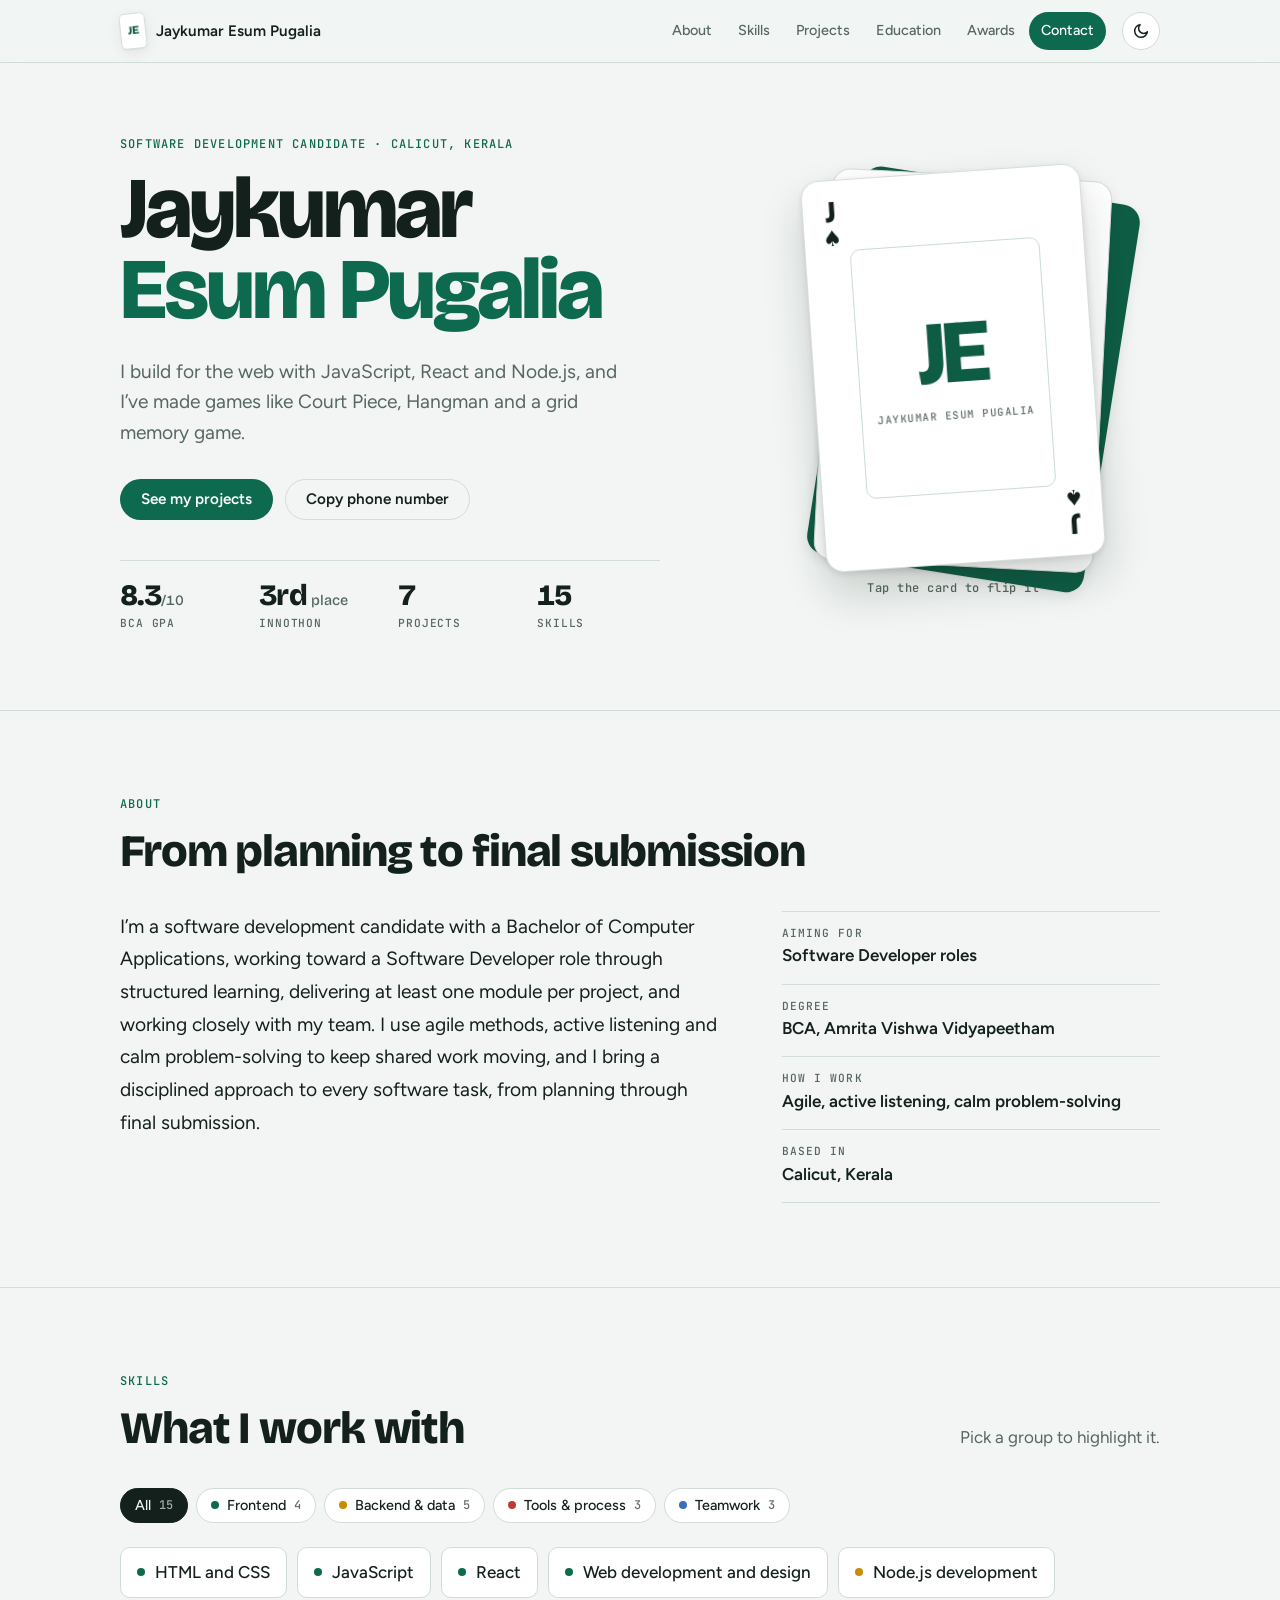
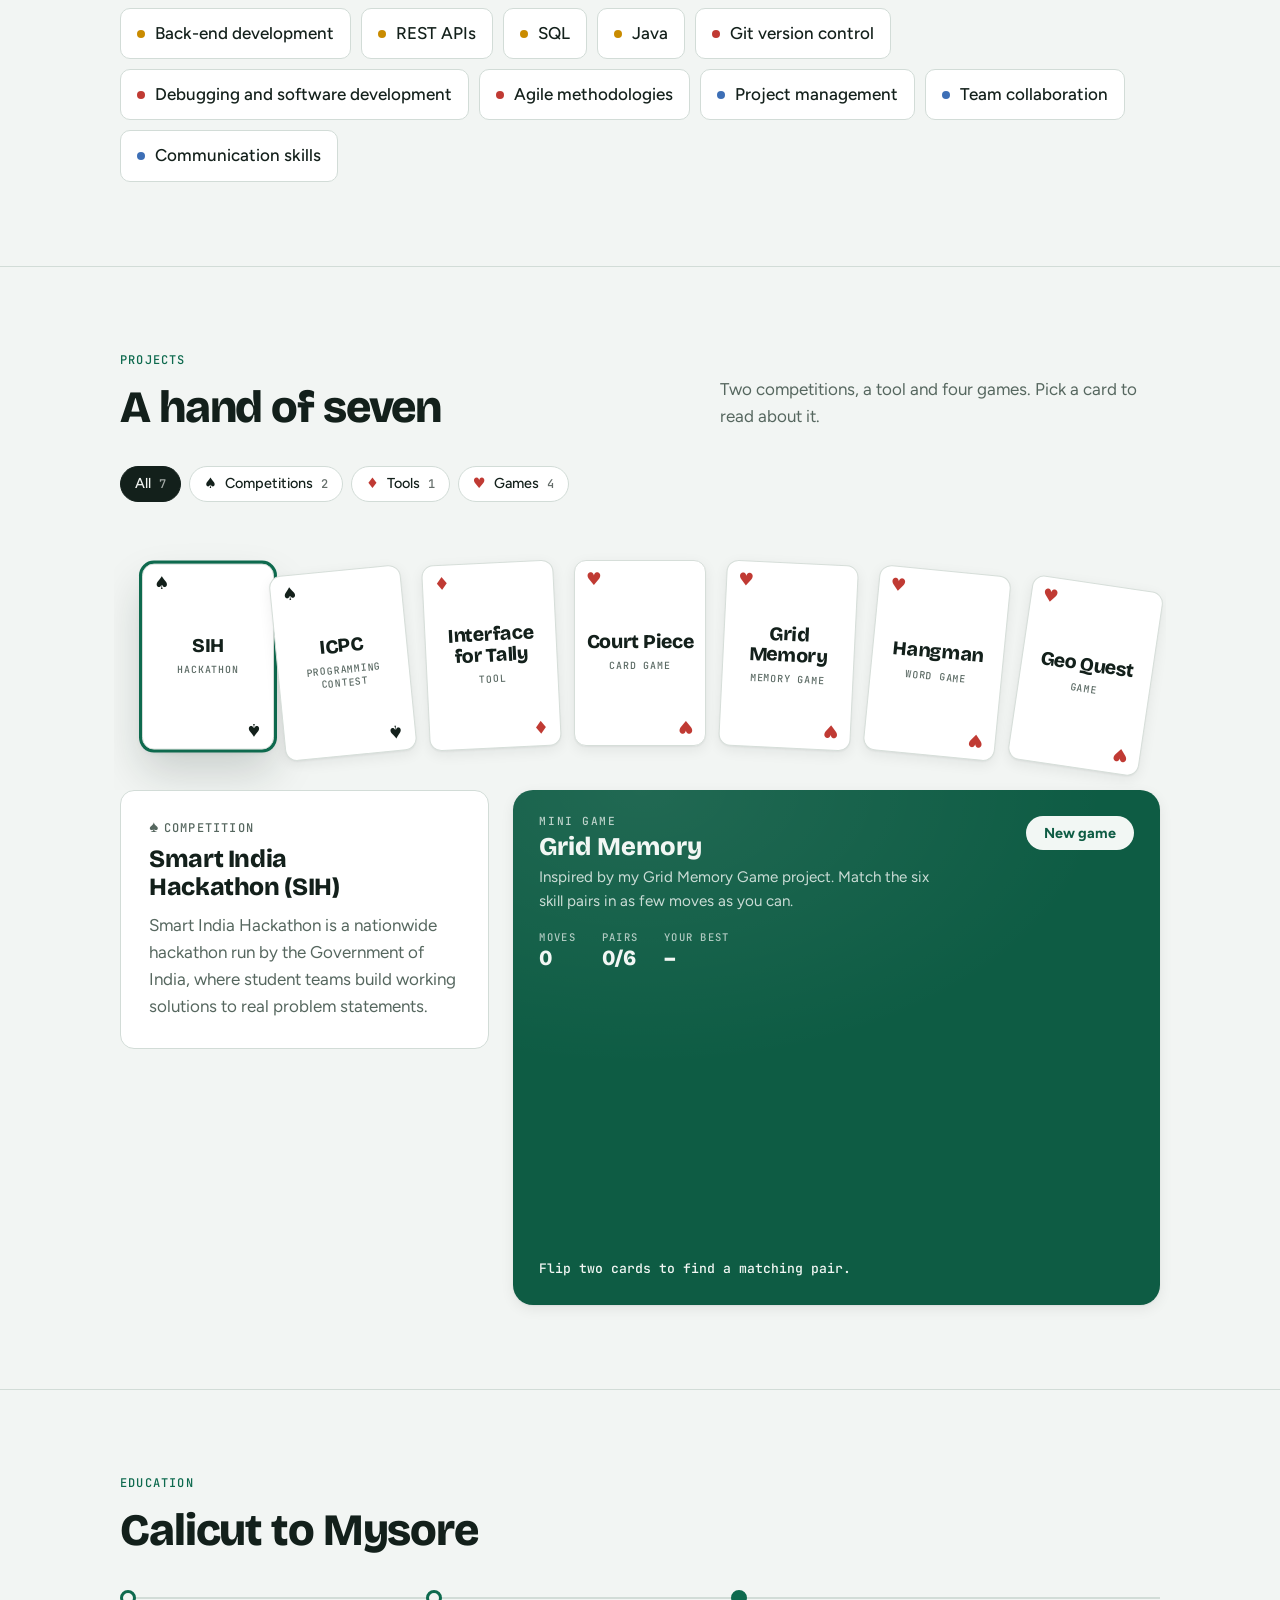
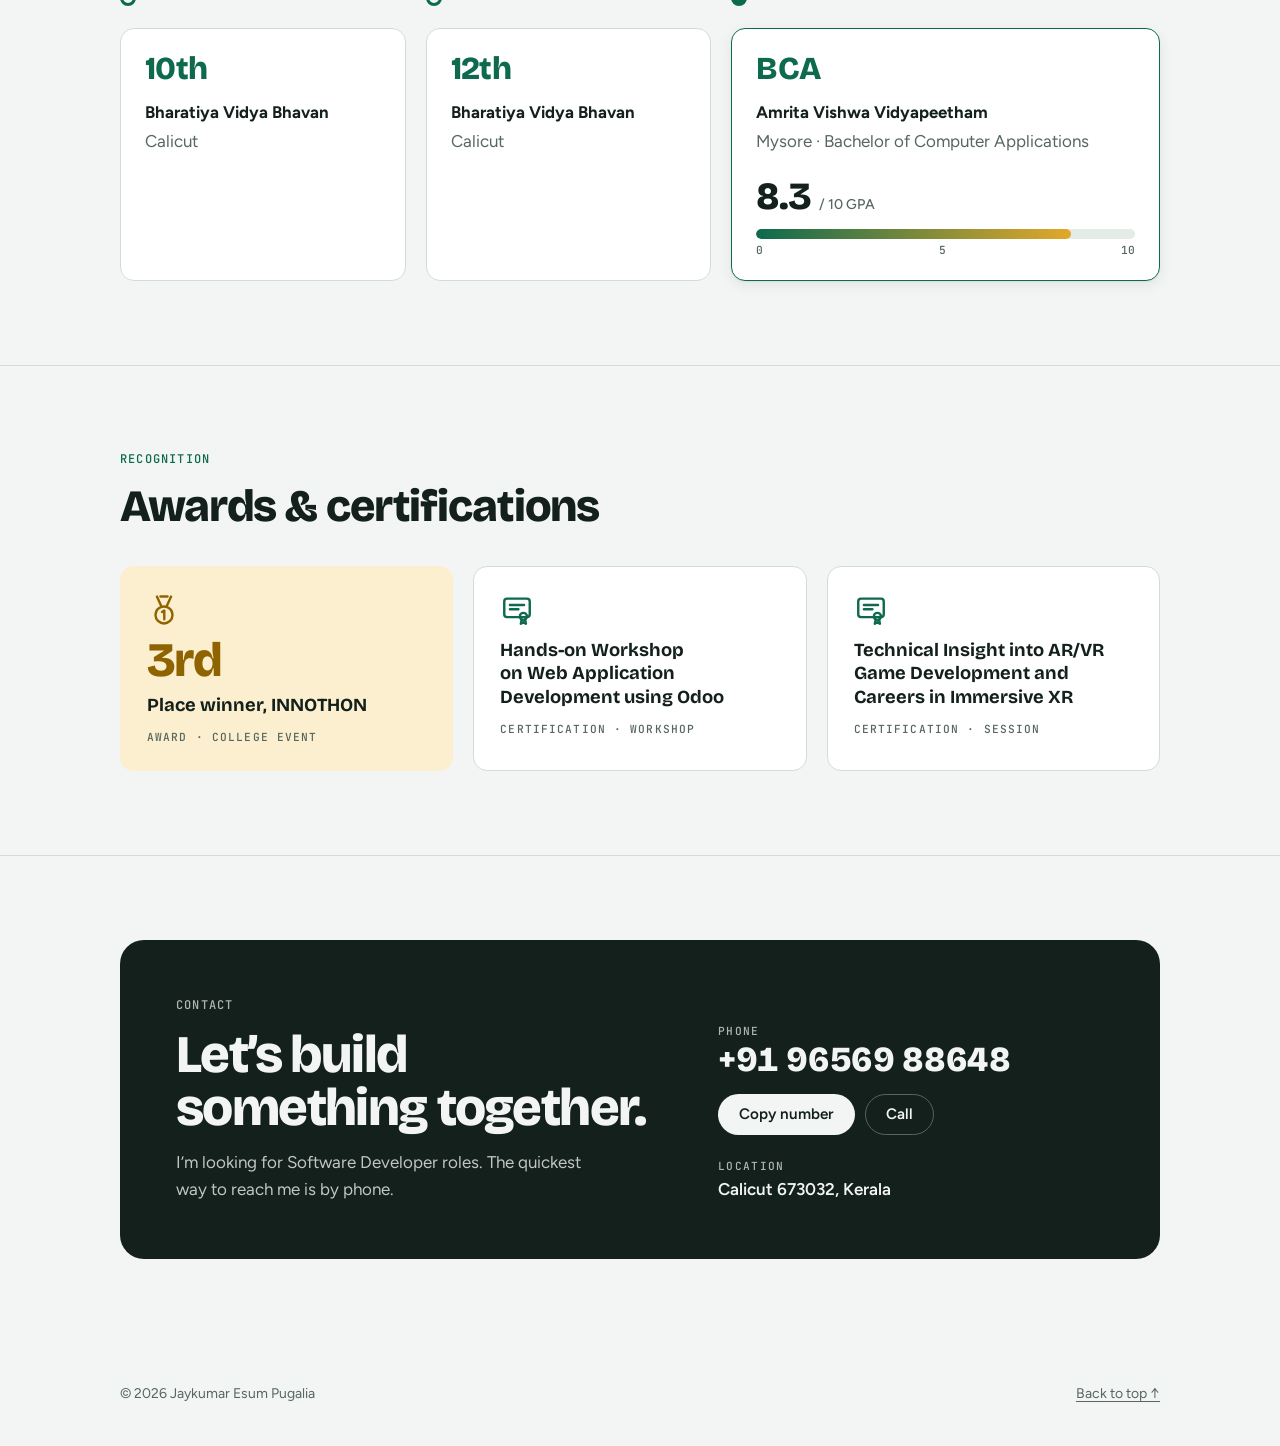
<file: module-1-ec2/index.html>
<!DOCTYPE html>
<html lang="en">
<head>
	<meta charset="UTF-8">
	<meta name="viewport" content="width=device-width, initial-scale=1, viewport-fit=cover">
	<title>Jaykumar Esum Pugalia</title>
	<meta name="description" content="Resume of Jaykumar Esum Pugalia, software development candidate with a Bachelor of Computer Applications from Amrita Vishwa Vidyapeetham.">
	<link rel="preconnect" href="https://fonts.googleapis.com">
	<link rel="preconnect" href="https://fonts.gstatic.com" crossorigin>
	<link rel="stylesheet" href="https://fonts.googleapis.com/css2?family=Bricolage+Grotesque:opsz,wght@12..96,400..800&family=Figtree:wght@400;500;600;700&family=JetBrains+Mono:wght@400;500;600&display=swap">
	<script id="theme-init">try{var t=localStorage.getItem('jep-theme');if(t==='dark'||t==='light')document.documentElement.setAttribute('data-theme',t)}catch(e){}</script>
	<link rel="stylesheet" href="style.css">
</head>
<body>
<!--BODY-->
<a class="skip" href="#main">Skip to content</a>

<header class="nav" id="top">
	<div class="wrap nav-inner">
		<a class="brand" href="#main" aria-label="Back to top">
			<span class="brand-card" aria-hidden="true">JE</span>
			<span class="brand-name">Jaykumar Esum Pugalia</span>
		</a>
		<nav class="nav-links" id="nav-links" aria-label="Sections">
			<a href="#about">About</a>
			<a href="#skills">Skills</a>
			<a href="#projects">Projects</a>
			<a href="#education">Education</a>
			<a href="#awards">Awards</a>
			<a href="#contact">Contact</a>
		</nav>
		<button class="theme-btn" id="theme-btn" type="button" aria-label="Switch color theme"></button>
	</div>
</header>

<main id="main">

	<!-- Hero -->
	<section class="hero wrap" aria-labelledby="hero-name">
		<div class="hero-text">
			<p class="eyebrow">Software development candidate &middot; Calicut, Kerala</p>
			<h1 id="hero-name"><span>Jaykumar</span> <span class="h1-soft">Esum Pugalia</span></h1>
			<p class="lead">I build for the web with JavaScript, React and Node.js, and I&rsquo;ve made games like Court Piece, Hangman and a grid memory game.</p>
			<div class="hero-actions">
				<a class="btn btn-primary" href="#projects">See my projects</a>
				<button class="btn btn-ghost" type="button" data-copy="+919656988648">Copy phone number</button>
			</div>
			<dl class="facts">
				<div><dt>BCA GPA</dt><dd>8.3<small>/10</small></dd></div>
				<div><dt>INNOTHON</dt><dd>3rd<small> place</small></dd></div>
				<div><dt>Projects</dt><dd>7</dd></div>
				<div><dt>Skills</dt><dd>15</dd></div>
			</dl>
		</div>

		<div class="hero-card-wrap" id="card-wrap">
			<div class="card-stack">
				<button class="pcard" id="pcard" type="button" aria-pressed="false" aria-label="Profile card. Flip it to see quick stats.">
					<span class="pcard-inner">
						<span class="pcard-face pcard-front">
							<span class="idx idx-tl" aria-hidden="true"><b>J</b><i>&spades;</i></span>
							<span class="pcard-mono">JE</span>
							<span class="pcard-sub">Jaykumar Esum Pugalia</span>
							<span class="idx idx-br" aria-hidden="true"><b>J</b><i>&spades;</i></span>
						</span>
						<span class="pcard-face pcard-back">
							<span class="back-title">Quick stats</span>
							<span class="stat"><small>Degree</small>BCA</span>
							<span class="stat"><small>GPA</small>8.3 / 10</span>
							<span class="stat"><small>Best finish</small>3rd, INNOTHON</span>
							<span class="stat"><small>Home</small>Calicut</span>
						</span>
					</span>
				</button>
			</div>
			<p class="hint">Tap the card to flip it</p>
		</div>
	</section>

	<!-- About -->
	<section class="section" id="about" aria-labelledby="about-h">
		<div class="wrap">
			<div class="section-head">
				<div>
					<p class="eyebrow">About</p>
					<h2 id="about-h">From planning to final submission</h2>
				</div>
			</div>
			<div class="about-grid">
				<p class="prose">I&rsquo;m a software development candidate with a Bachelor of Computer Applications, working toward a Software Developer role through structured learning, delivering at least one module per project, and working closely with my team. I use agile methods, active listening and calm problem-solving to keep shared work moving, and I bring a disciplined approach to every software task, from planning through final submission.</p>
				<dl class="info">
					<div><dt>Aiming for</dt><dd>Software Developer roles</dd></div>
					<div><dt>Degree</dt><dd>BCA, Amrita Vishwa Vidyapeetham</dd></div>
					<div><dt>How I work</dt><dd>Agile, active listening, calm problem-solving</dd></div>
					<div><dt>Based in</dt><dd>Calicut, Kerala</dd></div>
				</dl>
			</div>
		</div>
	</section>

	<!-- Skills -->
	<section class="section" id="skills" aria-labelledby="skills-h">
		<div class="wrap">
			<div class="section-head">
				<div>
					<p class="eyebrow">Skills</p>
					<h2 id="skills-h">What I work with</h2>
				</div>
				<p class="section-note">Pick a group to highlight it.</p>
			</div>
			<div class="filters" role="group" aria-label="Filter skills">
				<button class="filter" type="button" data-skill-filter="all" aria-pressed="true">All <span class="count">15</span></button>
				<button class="filter" type="button" data-skill-filter="front" aria-pressed="false"><span class="dot dot-front"></span>Frontend <span class="count">4</span></button>
				<button class="filter" type="button" data-skill-filter="back" aria-pressed="false"><span class="dot dot-back"></span>Backend &amp; data <span class="count">5</span></button>
				<button class="filter" type="button" data-skill-filter="tools" aria-pressed="false"><span class="dot dot-tools"></span>Tools &amp; process <span class="count">3</span></button>
				<button class="filter" type="button" data-skill-filter="team" aria-pressed="false"><span class="dot dot-team"></span>Teamwork <span class="count">3</span></button>
			</div>
			<ul class="chips" id="chips">
				<li class="chip" data-cat="front"><span class="dot dot-front"></span>HTML and CSS</li>
				<li class="chip" data-cat="front"><span class="dot dot-front"></span>JavaScript</li>
				<li class="chip" data-cat="front"><span class="dot dot-front"></span>React</li>
				<li class="chip" data-cat="front"><span class="dot dot-front"></span>Web development and design</li>
				<li class="chip" data-cat="back"><span class="dot dot-back"></span>Node.js development</li>
				<li class="chip" data-cat="back"><span class="dot dot-back"></span>Back-end development</li>
				<li class="chip" data-cat="back"><span class="dot dot-back"></span>REST APIs</li>
				<li class="chip" data-cat="back"><span class="dot dot-back"></span>SQL</li>
				<li class="chip" data-cat="back"><span class="dot dot-back"></span>Java</li>
				<li class="chip" data-cat="tools"><span class="dot dot-tools"></span>Git version control</li>
				<li class="chip" data-cat="tools"><span class="dot dot-tools"></span>Debugging and software development</li>
				<li class="chip" data-cat="tools"><span class="dot dot-tools"></span>Agile methodologies</li>
				<li class="chip" data-cat="team"><span class="dot dot-team"></span>Project management</li>
				<li class="chip" data-cat="team"><span class="dot dot-team"></span>Team collaboration</li>
				<li class="chip" data-cat="team"><span class="dot dot-team"></span>Communication skills</li>
			</ul>
		</div>
	</section>

	<!-- Projects -->
	<section class="section" id="projects" aria-labelledby="projects-h">
		<div class="wrap">
			<div class="section-head">
				<div>
					<p class="eyebrow">Projects</p>
					<h2 id="projects-h">A hand of seven</h2>
				</div>
				<p class="section-note">Two competitions, a tool and four games. Pick a card to read about it.</p>
			</div>
			<div class="filters" role="group" aria-label="Filter projects">
				<button class="filter" type="button" data-proj-filter="all" aria-pressed="true">All <span class="count">7</span></button>
				<button class="filter" type="button" data-proj-filter="comp" aria-pressed="false"><span aria-hidden="true">&spades;</span>Competitions <span class="count">2</span></button>
				<button class="filter" type="button" data-proj-filter="build" aria-pressed="false"><span class="suit-red" aria-hidden="true">&diams;</span>Tools <span class="count">1</span></button>
				<button class="filter" type="button" data-proj-filter="game" aria-pressed="false"><span class="suit-red" aria-hidden="true">&hearts;</span>Games <span class="count">4</span></button>
			</div>

			<div class="hand-scroll">
				<ul class="hand" id="hand">
					<li><button class="proj-card" type="button" aria-pressed="true" data-cat="comp" data-suit="&spades;" data-label="Competition" data-title="Smart India Hackathon (SIH)" data-note="Smart India Hackathon is a nationwide hackathon run by the Government of India, where student teams build working solutions to real problem statements.">
						<span class="pc-idx pc-tl" aria-hidden="true">&spades;</span>
						<span class="pc-name">SIH</span>
						<span class="pc-cat">Hackathon</span>
						<span class="pc-idx pc-br" aria-hidden="true">&spades;</span>
					</button></li>
					<li><button class="proj-card" type="button" aria-pressed="false" data-cat="comp" data-suit="&spades;" data-label="Competition" data-title="International Collegiate Programming Contest (ICPC)" data-note="ICPC is a team-based algorithmic programming contest for university students, solved against the clock.">
						<span class="pc-idx pc-tl" aria-hidden="true">&spades;</span>
						<span class="pc-name">ICPC</span>
						<span class="pc-cat">Programming contest</span>
						<span class="pc-idx pc-br" aria-hidden="true">&spades;</span>
					</button></li>
					<li><button class="proj-card" type="button" aria-pressed="false" data-cat="build" data-suit="&diams;" data-label="Tool" data-title="Interface for Tally" data-note="An interface built for Tally, the accounting software used by many businesses across India.">
						<span class="pc-idx pc-tl suit-red" aria-hidden="true">&diams;</span>
						<span class="pc-name">Interface for Tally</span>
						<span class="pc-cat">Tool</span>
						<span class="pc-idx pc-br suit-red" aria-hidden="true">&diams;</span>
					</button></li>
					<li><button class="proj-card" type="button" aria-pressed="false" data-cat="game" data-suit="&hearts;" data-label="Game" data-title="Court Piece" data-note="A digital version of Court Piece, the trick-taking card game played with a 52-card deck and a trump suit.">
						<span class="pc-idx pc-tl suit-red" aria-hidden="true">&hearts;</span>
						<span class="pc-name">Court Piece</span>
						<span class="pc-cat">Card game</span>
						<span class="pc-idx pc-br suit-red" aria-hidden="true">&hearts;</span>
					</button></li>
					<li><button class="proj-card" type="button" aria-pressed="false" data-cat="game" data-suit="&hearts;" data-label="Game" data-title="Grid Memory Game" data-note="A memory game where you flip tiles on a grid to find matching pairs. There is a mini version on this page to try." data-play="true">
						<span class="pc-idx pc-tl suit-red" aria-hidden="true">&hearts;</span>
						<span class="pc-name">Grid Memory</span>
						<span class="pc-cat">Memory game</span>
						<span class="pc-idx pc-br suit-red" aria-hidden="true">&hearts;</span>
					</button></li>
					<li><button class="proj-card" type="button" aria-pressed="false" data-cat="game" data-suit="&hearts;" data-label="Game" data-title="Hangman" data-note="The classic word-guessing game: find the hidden word one letter at a time before the drawing is complete.">
						<span class="pc-idx pc-tl suit-red" aria-hidden="true">&hearts;</span>
						<span class="pc-name">Hangman</span>
						<span class="pc-cat">Word game</span>
						<span class="pc-idx pc-br suit-red" aria-hidden="true">&hearts;</span>
					</button></li>
					<li><button class="proj-card" type="button" aria-pressed="false" data-cat="game" data-suit="&hearts;" data-label="Game" data-title="Geo Quest" data-note="More details on this project coming soon.">
						<span class="pc-idx pc-tl suit-red" aria-hidden="true">&hearts;</span>
						<span class="pc-name">Geo Quest</span>
						<span class="pc-cat">Game</span>
						<span class="pc-idx pc-br suit-red" aria-hidden="true">&hearts;</span>
					</button></li>
				</ul>
			</div>

			<div class="proj-lower">
				<article class="proj-detail" id="proj-detail" aria-live="polite">
					<p class="pd-cat"><span class="pd-suit" id="pd-suit" aria-hidden="true">&spades;</span><span id="pd-label">Competition</span></p>
					<h3 id="pd-title">Smart India Hackathon (SIH)</h3>
					<p id="pd-note">Smart India Hackathon is a nationwide hackathon run by the Government of India, where student teams build working solutions to real problem statements.</p>
					<a class="pd-play" id="pd-play" href="#memory" hidden>Play the mini version &rarr;</a>
				</article>

				<div class="memory" id="memory" role="region" aria-labelledby="memory-h">
					<div class="mem-head">
						<div>
							<p class="mem-eyebrow">Mini game</p>
							<h3 id="memory-h">Grid Memory</h3>
							<p class="mem-sub">Inspired by my Grid Memory Game project. Match the six skill pairs in as few moves as you can.</p>
						</div>
						<button class="mem-btn" id="mem-new" type="button">New game</button>
					</div>
					<div class="mem-stats">
						<div><span>Moves</span><b id="mem-moves">0</b></div>
						<div><span>Pairs</span><b id="mem-pairs">0/6</b></div>
						<div><span>Your best</span><b id="mem-best">&ndash;</b></div>
					</div>
					<div class="board" id="board" role="group" aria-label="Memory cards"></div>
					<p class="mem-msg" id="mem-msg" aria-live="polite">Flip two cards to find a matching pair.</p>
				</div>
			</div>
		</div>
	</section>

	<!-- Education -->
	<section class="section" id="education" aria-labelledby="education-h">
		<div class="wrap">
			<div class="section-head">
				<div>
					<p class="eyebrow">Education</p>
					<h2 id="education-h">Calicut to Mysore</h2>
				</div>
			</div>
			<ol class="timeline">
				<li class="step">
					<div class="step-card">
						<span class="step-label">10th</span>
						<h3>Bharatiya Vidya Bhavan</h3>
						<p>Calicut</p>
					</div>
				</li>
				<li class="step">
					<div class="step-card">
						<span class="step-label">12th</span>
						<h3>Bharatiya Vidya Bhavan</h3>
						<p>Calicut</p>
					</div>
				</li>
				<li class="step step-current">
					<div class="step-card">
						<span class="step-label">BCA</span>
						<h3>Amrita Vishwa Vidyapeetham</h3>
						<p>Mysore &middot; Bachelor of Computer Applications</p>
						<div class="meter" role="img" aria-label="GPA 8.3 out of 10">
							<div class="meter-top"><span class="meter-val">8.3</span><small>/ 10 GPA</small></div>
							<div class="meter-bar"><div class="meter-fill"></div></div>
							<div class="meter-scale"><span>0</span><span>5</span><span>10</span></div>
						</div>
					</div>
				</li>
			</ol>
		</div>
	</section>

	<!-- Awards & certifications -->
	<section class="section" id="awards" aria-labelledby="awards-h">
		<div class="wrap">
			<div class="section-head">
				<div>
					<p class="eyebrow">Recognition</p>
					<h2 id="awards-h">Awards &amp; certifications</h2>
				</div>
			</div>
			<div class="awards">
				<article class="award award-win">
					<svg viewBox="0 0 24 24" fill="none" stroke="currentColor" stroke-width="1.7" stroke-linecap="round" stroke-linejoin="round" aria-hidden="true"><path d="M7 2.5l3.2 7M17 2.5l-3.2 7M9.5 2.5h5"/><circle cx="12" cy="15.5" r="6"/><path d="M10.6 13.4l1.6-1v6.2"/></svg>
					<span class="big">3rd</span>
					<h3>Place winner, INNOTHON</h3>
					<p class="award-tag">Award &middot; College event</p>
				</article>
				<article class="award">
					<svg viewBox="0 0 24 24" fill="none" stroke="currentColor" stroke-width="1.7" stroke-linecap="round" stroke-linejoin="round" aria-hidden="true"><rect x="3" y="4" width="18" height="13" rx="2"/><path d="M7 8.5h10M7 11.5h6"/><circle cx="16.5" cy="16.5" r="2.5"/><path d="M15.3 18.7l-.6 3 1.8-1 1.8 1-.6-3"/></svg>
					<h3>Hands-on Workshop on Web Application Development using Odoo</h3>
					<p class="award-tag">Certification &middot; Workshop</p>
				</article>
				<article class="award">
					<svg viewBox="0 0 24 24" fill="none" stroke="currentColor" stroke-width="1.7" stroke-linecap="round" stroke-linejoin="round" aria-hidden="true"><rect x="3" y="4" width="18" height="13" rx="2"/><path d="M7 8.5h10M7 11.5h6"/><circle cx="16.5" cy="16.5" r="2.5"/><path d="M15.3 18.7l-.6 3 1.8-1 1.8 1-.6-3"/></svg>
					<h3>Technical Insight into AR/VR Game Development and Careers in Immersive XR</h3>
					<p class="award-tag">Certification &middot; Session</p>
				</article>
			</div>
		</div>
	</section>

	<!-- Contact -->
	<section class="section contact" id="contact" aria-labelledby="contact-h">
		<div class="wrap">
			<div class="contact-card">
				<div>
					<p class="eyebrow">Contact</p>
					<h2 id="contact-h">Let&rsquo;s build something together.</h2>
					<p class="contact-sub">I&rsquo;m looking for Software Developer roles. The quickest way to reach me is by phone.</p>
				</div>
				<div>
					<p class="contact-label">Phone</p>
					<p class="phone" id="phone-text">+91 96569 88648</p>
					<div class="contact-actions">
						<button class="btn btn-inv" type="button" data-copy="+919656988648">Copy number</button>
						<a class="btn btn-inv-ghost" href="tel:+919656988648">Call</a>
					</div>
					<p class="contact-label">Location</p>
					<p class="contact-loc">Calicut 673032, Kerala</p>
				</div>
			</div>
		</div>
	</section>
</main>

<footer class="wrap footer">
	<span>&copy; 2026 Jaykumar Esum Pugalia</span>
	<a href="#main">Back to top &uarr;</a>
</footer>
<!--/BODY-->
<script src="script.js"></script>
</body>
</html>
</file>
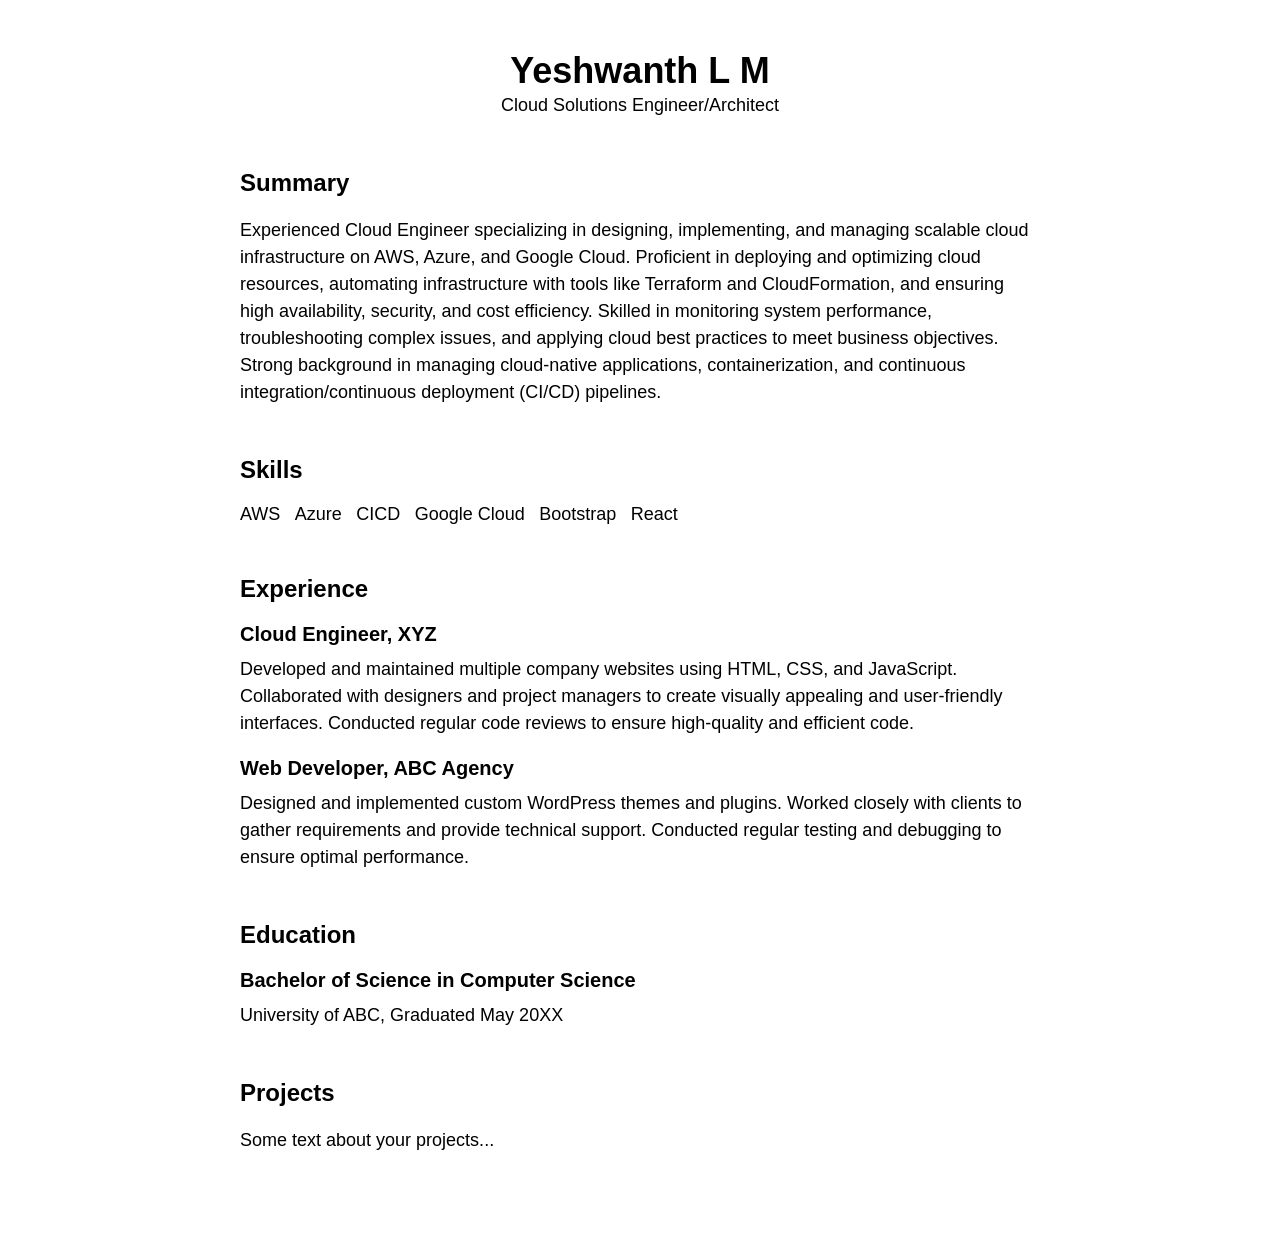
<file: module-2-cicd/index.html>
<!DOCTYPE html>
<html>
<head>
	<title>Resume</title>
	<link rel="stylesheet" type="text/css" href="style.css">
</head>
<body>
	<div class="container">
		<header>
			<h1>Yeshwanth L M</h1>
			<p>Cloud Solutions Engineer/Architect</p>
		</header>
		<section>
			<h2>Summary</h2>
			<p>Experienced Cloud Engineer specializing in designing, implementing, and managing scalable cloud infrastructure on AWS, Azure, and Google Cloud. Proficient in deploying and optimizing cloud resources, automating infrastructure with tools like Terraform and CloudFormation, and ensuring high availability, security, and cost efficiency. Skilled in monitoring system performance, troubleshooting complex issues, and applying cloud best practices to meet business objectives. Strong background in managing cloud-native applications, containerization, and continuous integration/continuous deployment (CI/CD) pipelines.</p>
		</section>
		<section>
			<h2>Skills</h2>
			<ul>
				<li>AWS</li>
				<li>Azure</li>
				<li>CICD</li>
				<li>Google Cloud</li>
				<li>Bootstrap</li>
				<li>React</li>
			</ul>
		</section>
		<section>
			<h2>Experience</h2>
			<h3>Cloud Engineer, XYZ</h3>
			<p>Developed and maintained multiple company websites using HTML, CSS, and JavaScript. Collaborated with designers and project managers to create visually appealing and user-friendly interfaces. Conducted regular code reviews to ensure high-quality and efficient code.</p>
			<h3>Web Developer, ABC Agency</h3>
			<p>Designed and implemented custom WordPress themes and plugins. Worked closely with clients to gather requirements and provide technical support. Conducted regular testing and debugging to ensure optimal performance.</p>
		</section>
		<section>
			<h2>Education</h2>
			<h3>Bachelor of Science in Computer Science</h3>
			<p>University of ABC, Graduated May 20XX</p>
		</section>
		<section id="projects">
			<h2>Projects</h2>
			<p>Some text about your projects...</p>
		</section>
	</div>
</body>
</html>
</file>
<file: module-1-ec2/style.css>
/* Layout: one centered column (max 1080px). Sections stack head-above-content.
   Identity: a card table. Light paper ground, felt-green accent, playing-card faces,
   marigold for wins. Projects are dealt as a fanned hand; the mini game sits on felt. */
:root {
	--bg: #F2F5F3;
	--surface: #FFFFFF;
	--surface-2: #E4ECE8;
	--ink: #13201B;
	--muted: #56675F;
	--line: #D2DCD7;
	--accent: #0E6A4E;
	--accent-ink: #FFFFFF;
	--accent-soft: #D5EBE2;
	--felt: #0E5C44;
	--felt-2: #177A5A;
	--felt-ink: #F2F7F4;
	--gold: #8F6400;
	--gold-bright: #E2A82A;
	--gold-soft: #FBEFCF;
	--suit-red: #C03A33;
	--card-face: #FFFFFF;
	--card-ink: #13201B;
	--card-muted: #5C6B65;
	--card-line: #D6DED9;
	--c-front: #0E6A4E;
	--c-back: #C98B00;
	--c-tools: #C03A33;
	--c-team: #3D6FB6;
	--shadow-sm: 0 1px 2px rgb(19 32 27 / .06), 0 4px 14px rgb(19 32 27 / .07);
	--shadow-lg: 0 2px 6px rgb(19 32 27 / .10), 0 22px 44px rgb(19 32 27 / .18);

	--display: "Bricolage Grotesque", "Segoe UI", system-ui, sans-serif;
	--body: "Figtree", system-ui, -apple-system, "Segoe UI", Roboto, sans-serif;
	--mono: "JetBrains Mono", ui-monospace, SFMono-Regular, Menlo, Consolas, monospace;
	--radius: 14px;
}

@media (prefers-color-scheme: dark) {
	:root:not([data-theme="light"]) {
		--bg: #0C1512;
		--surface: #13201B;
		--surface-2: #1C2C26;
		--ink: #E5EEEA;
		--muted: #9BAEA6;
		--line: #26372F;
		--accent: #45C597;
		--accent-ink: #04130D;
		--accent-soft: #173A2E;
		--felt: #12573F;
		--felt-2: #1B7556;
		--felt-ink: #F2F7F4;
		--gold: #F0C04E;
		--gold-bright: #F0C04E;
		--gold-soft: #2E2610;
		--suit-red: #C03A33;
		--card-face: #F1F4F1;
		--card-ink: #13201B;
		--card-muted: #5C6B65;
		--card-line: #C9D3CE;
		--c-front: #45C597;
		--c-back: #F0C04E;
		--c-tools: #EE7A71;
		--c-team: #86AEEB;
		--shadow-sm: 0 1px 2px rgb(0 0 0 / .4), 0 4px 14px rgb(0 0 0 / .25);
		--shadow-lg: 0 2px 6px rgb(0 0 0 / .45), 0 22px 44px rgb(0 0 0 / .5);
		color-scheme: dark;
	}
}

:root[data-theme="dark"] {
	--bg: #0C1512;
	--surface: #13201B;
	--surface-2: #1C2C26;
	--ink: #E5EEEA;
	--muted: #9BAEA6;
	--line: #26372F;
	--accent: #45C597;
	--accent-ink: #04130D;
	--accent-soft: #173A2E;
	--felt: #12573F;
	--felt-2: #1B7556;
	--felt-ink: #F2F7F4;
	--gold: #F0C04E;
	--gold-bright: #F0C04E;
	--gold-soft: #2E2610;
	--suit-red: #C03A33;
	--card-face: #F1F4F1;
	--card-ink: #13201B;
	--card-muted: #5C6B65;
	--card-line: #C9D3CE;
	--c-front: #45C597;
	--c-back: #F0C04E;
	--c-tools: #EE7A71;
	--c-team: #86AEEB;
	--shadow-sm: 0 1px 2px rgb(0 0 0 / .4), 0 4px 14px rgb(0 0 0 / .25);
	--shadow-lg: 0 2px 6px rgb(0 0 0 / .45), 0 22px 44px rgb(0 0 0 / .5);
	color-scheme: dark;
}

/* ---------- Base ---------- */
*, *::before, *::after { box-sizing: border-box; }

html {
	scroll-behavior: smooth;
	scroll-padding-top: 80px;
}

body {
	margin: 0;
	background: var(--bg);
	color: var(--ink);
	font-family: var(--body);
	font-size: 1.0625rem;
	line-height: 1.6;
	-webkit-font-smoothing: antialiased;
}

img, svg { max-width: 100%; }
[hidden] { display: none !important; }

a { color: inherit; }

:focus-visible {
	outline: 2px solid var(--accent);
	outline-offset: 3px;
}

.wrap {
	max-width: 1080px;
	margin-inline: auto;
	padding-inline: 20px;
}

.skip {
	position: absolute;
	left: -9999px;
	top: 12px;
	z-index: 50;
	background: var(--ink);
	color: var(--bg);
	padding: 8px 14px;
	border-radius: 8px;
}
.skip:focus { left: 16px; }

.eyebrow {
	font-family: var(--mono);
	font-size: 0.75rem;
	font-weight: 500;
	letter-spacing: 0.1em;
	text-transform: uppercase;
	color: var(--accent);
	margin: 0 0 14px;
}

.suit-red { color: var(--suit-red); }

/* ---------- Buttons ---------- */
.btn {
	display: inline-flex;
	align-items: center;
	gap: 8px;
	padding: 12px 20px;
	border-radius: 999px;
	border: 1px solid transparent;
	font: 600 0.95rem/1 var(--body);
	text-decoration: none;
	cursor: pointer;
	transition: transform .15s ease, background-color .15s ease, border-color .15s ease;
}
.btn:hover { transform: translateY(-1px); }
.btn-primary { background: var(--accent); color: var(--accent-ink); }
.btn-ghost { background: transparent; color: var(--ink); border-color: var(--line); }
.btn-ghost:hover { border-color: var(--ink); }

/* ---------- Nav ---------- */
.nav {
	position: sticky;
	top: env(safe-area-inset-top, 0px);
	z-index: 20;
	background: var(--bg);
	background: color-mix(in srgb, var(--bg) 86%, transparent);
	-webkit-backdrop-filter: blur(10px);
	backdrop-filter: blur(10px);
	border-bottom: 1px solid var(--line);
}

.nav-inner {
	display: flex;
	align-items: center;
	gap: 16px;
	height: 62px;
}

.brand {
	display: flex;
	align-items: center;
	gap: 10px;
	flex-shrink: 0;
	color: var(--ink);
	text-decoration: none;
	font-weight: 600;
	font-size: 0.95rem;
}

.brand-card {
	width: 26px;
	height: 36px;
	display: grid;
	place-items: center;
	border-radius: 5px;
	background: var(--card-face);
	border: 1px solid var(--card-line);
	color: var(--felt);
	font: 800 0.72rem/1 var(--display);
	box-shadow: var(--shadow-sm);
	transform: rotate(-6deg);
}

.nav-links {
	display: flex;
	gap: 2px;
	margin-left: auto;
	min-width: 0;
	overflow-x: auto;
	scrollbar-width: none;
}
.nav-links::-webkit-scrollbar { display: none; }

.nav-links a {
	padding: 7px 12px;
	border-radius: 999px;
	color: var(--muted);
	text-decoration: none;
	font-size: 0.9rem;
	font-weight: 500;
	white-space: nowrap;
	transition: color .15s, background-color .15s;
}
.nav-links a:hover { color: var(--ink); }
.nav-links a.is-active { background: var(--accent); color: var(--accent-ink); }

.theme-btn {
	flex-shrink: 0;
	width: 38px;
	height: 38px;
	display: grid;
	place-items: center;
	border-radius: 50%;
	border: 1px solid var(--line);
	background: var(--surface);
	color: var(--ink);
	cursor: pointer;
}
.theme-btn svg { width: 18px; height: 18px; }

/* ---------- Hero ---------- */
.hero {
	display: grid;
	grid-template-columns: minmax(0, 1.4fr) minmax(0, 1fr);
	gap: 48px;
	align-items: center;
	padding-block: 72px 80px;
}

.hero h1 {
	font-family: var(--display);
	font-weight: 800;
	font-size: clamp(2.8rem, 7.4vw, 5.4rem);
	line-height: 0.94;
	letter-spacing: -0.035em;
	margin: 0 0 26px;
}
.hero h1 span { display: block; }
.hero h1 .h1-soft { color: var(--accent); }

.lead {
	font-size: 1.2rem;
	color: var(--muted);
	max-width: 44ch;
	margin: 0 0 30px;
}

.hero-actions {
	display: flex;
	flex-wrap: wrap;
	gap: 12px;
	margin-bottom: 40px;
}

.facts {
	display: grid;
	grid-template-columns: repeat(4, minmax(0, 1fr));
	gap: 16px;
	max-width: 540px;
	margin: 0;
	padding-top: 20px;
	border-top: 1px solid var(--line);
}
.facts div { display: flex; flex-direction: column-reverse; gap: 6px; }
.facts dt {
	font: 500 0.7rem/1.2 var(--mono);
	letter-spacing: 0.08em;
	text-transform: uppercase;
	color: var(--muted);
}
.facts dd {
	margin: 0;
	font: 800 1.85rem/1 var(--display);
	font-variant-numeric: tabular-nums;
	letter-spacing: -0.02em;
}
.facts dd small { font-size: 0.9rem; font-weight: 500; color: var(--muted); letter-spacing: 0; }

/* Profile playing card */
.hero-card-wrap {
	display: flex;
	flex-direction: column;
	align-items: center;
	gap: 18px;
	perspective: 1200px;
}

.card-stack {
	position: relative;
	width: min(280px, 68vw);
	max-width: 100%;
	aspect-ratio: 5 / 7;
	animation: deal .9s cubic-bezier(.2, .8, .2, 1) both;
}
.card-stack::before,
.card-stack::after {
	content: "";
	position: absolute;
	inset: 0;
	border-radius: 18px;
	box-shadow: var(--shadow-sm);
}
.card-stack::before {
	background: var(--felt);
	transform: rotate(9deg) translate(22px, 8px);
}
.card-stack::after {
	background: var(--card-face);
	border: 1px solid var(--card-line);
	transform: rotate(3deg) translate(10px, 2px);
}

@keyframes deal {
	from { transform: translateX(60px) rotate(14deg); }
	to { transform: none; }
}

.pcard {
	position: absolute;
	inset: 0;
	z-index: 1;
	display: block;
	width: 100%;
	height: 100%;
	padding: 0;
	border: 0;
	background: none;
	cursor: pointer;
	color: inherit;
	font: inherit;
	transform-style: preserve-3d;
	transform: rotate(-4deg) rotateX(var(--rx, 0deg)) rotateY(var(--ry, 0deg));
	transition: transform .25s ease-out;
	border-radius: 18px;
}

.pcard-inner {
	position: relative;
	display: block;
	width: 100%;
	height: 100%;
	transform-style: preserve-3d;
	transition: transform .75s cubic-bezier(.2, .7, .2, 1);
}
.pcard.is-flipped .pcard-inner { transform: rotateY(180deg); }

.pcard-face {
	position: absolute;
	inset: 0;
	display: flex;
	flex-direction: column;
	align-items: center;
	justify-content: center;
	border-radius: 18px;
	-webkit-backface-visibility: hidden;
	backface-visibility: hidden;
	box-shadow: var(--shadow-lg);
	overflow: hidden;
}

.pcard-front {
	background: var(--card-face);
	color: var(--card-ink);
	border: 1px solid var(--card-line);
}
.pcard-front::before {
	content: "";
	position: absolute;
	inset: 18% 16%;
	border: 1.5px solid var(--felt);
	border-radius: 10px;
	opacity: .22;
}

.idx {
	position: absolute;
	display: flex;
	flex-direction: column;
	align-items: center;
	line-height: 1;
	font-family: var(--display);
}
.idx b { font-size: 1.9rem; font-weight: 800; }
.idx i { font-style: normal; font-size: 1.35rem; margin-top: 2px; }
.idx-tl { top: 16px; left: 18px; }
.idx-br { bottom: 16px; right: 18px; transform: rotate(180deg); }

.pcard-mono {
	font: 800 clamp(4rem, 13vw, 5.6rem)/0.9 var(--display);
	letter-spacing: -0.05em;
	color: var(--felt);
}
.pcard-sub {
	margin-top: 14px;
	font: 500 0.66rem/1.4 var(--mono);
	letter-spacing: 0.14em;
	text-transform: uppercase;
	color: var(--card-muted);
	text-align: center;
	max-width: 62%;
}

.pcard-back {
	transform: rotateY(180deg);
	align-items: stretch;
	justify-content: center;
	gap: 12px;
	padding: 30px 26px;
	color: var(--felt-ink);
	background-color: var(--felt);
	background-image:
		repeating-linear-gradient(45deg, rgb(255 255 255 / .06) 0 2px, transparent 2px 16px),
		repeating-linear-gradient(-45deg, rgb(255 255 255 / .06) 0 2px, transparent 2px 16px);
	border: 6px solid var(--card-face);
	text-align: left;
}
.back-title {
	font: 500 0.7rem/1 var(--mono);
	letter-spacing: 0.14em;
	text-transform: uppercase;
	opacity: .8;
	margin-bottom: 4px;
}
.stat {
	display: flex;
	justify-content: space-between;
	align-items: baseline;
	gap: 10px;
	padding-bottom: 9px;
	border-bottom: 1px solid rgb(255 255 255 / .18);
	font: 700 1.02rem/1.2 var(--display);
}
.stat small {
	font: 500 0.66rem/1 var(--mono);
	letter-spacing: 0.1em;
	text-transform: uppercase;
	opacity: .75;
}

.hint {
	margin: 0;
	font: 500 0.75rem/1 var(--mono);
	color: var(--muted);
	letter-spacing: 0.04em;
}

/* ---------- Sections ---------- */
.section {
	padding-block: 84px;
	border-top: 1px solid var(--line);
}

.section-head {
	display: flex;
	flex-wrap: wrap;
	align-items: flex-end;
	justify-content: space-between;
	gap: 12px 40px;
	margin-bottom: 36px;
}
.section-head h2 {
	font-family: var(--display);
	font-weight: 800;
	font-size: clamp(1.9rem, 4.2vw, 2.8rem);
	line-height: 1.04;
	letter-spacing: -0.025em;
	margin: 0;
	text-wrap: balance;
}
.section-note {
	margin: 0;
	max-width: 40ch;
	color: var(--muted);
}

/* About */
.about-grid {
	display: grid;
	grid-template-columns: minmax(0, 1.6fr) minmax(0, 1fr);
	gap: 56px;
	align-items: start;
}
.prose {
	margin: 0;
	max-width: 62ch;
	font-size: 1.2rem;
	line-height: 1.7;
}
.info {
	margin: 0;
	display: grid;
	gap: 0;
	border-top: 1px solid var(--line);
}
.info div {
	display: grid;
	gap: 2px;
	padding-block: 14px;
	border-bottom: 1px solid var(--line);
}
.info dt {
	font: 500 0.7rem/1.3 var(--mono);
	letter-spacing: 0.1em;
	text-transform: uppercase;
	color: var(--muted);
}
.info dd { margin: 0; font-weight: 600; }

/* Filters (shared) */
.filters {
	display: flex;
	flex-wrap: wrap;
	gap: 8px;
	margin-bottom: 24px;
}
.filter {
	display: inline-flex;
	align-items: center;
	gap: 8px;
	padding: 8px 14px;
	border-radius: 999px;
	border: 1px solid var(--line);
	background: var(--surface);
	color: var(--ink);
	font: 500 0.9rem/1.2 var(--body);
	cursor: pointer;
	transition: background-color .15s, color .15s, border-color .15s;
}
.filter:hover { border-color: var(--ink); }
.filter[aria-pressed="true"] {
	background: var(--ink);
	border-color: var(--ink);
	color: var(--bg);
}
.filter .count {
	font: 500 0.75rem/1 var(--mono);
	opacity: .65;
}
.filter .dot,
.chip .dot {
	width: 8px;
	height: 8px;
	border-radius: 50%;
	flex-shrink: 0;
}
.dot-front { background: var(--c-front); }
.dot-back { background: var(--c-back); }
.dot-tools { background: var(--c-tools); }
.dot-team { background: var(--c-team); }

/* Skills */
.chips {
	display: flex;
	flex-wrap: wrap;
	gap: 10px;
	list-style: none;
	margin: 0;
	padding: 0;
}
.chip {
	display: inline-flex;
	align-items: center;
	gap: 10px;
	padding: 11px 16px;
	border-radius: 10px;
	background: var(--surface);
	border: 1px solid var(--line);
	font-weight: 500;
	transition: opacity .25s ease, border-color .25s ease, transform .25s ease;
}
.chips.is-filtering .chip { opacity: .28; }
.chips.is-filtering .chip.is-match {
	opacity: 1;
	border-color: var(--ink);
	transform: translateY(-2px);
}

/* Projects: the hand */
.hand-scroll {
	overflow-x: auto;
	padding: 34px 6px 44px;
	margin-inline: -6px;
}
.hand {
	display: flex;
	gap: 12px;
	width: max-content;
	margin: 0 auto;
	padding: 0;
	list-style: none;
}

.proj-card {
	position: relative;
	width: 132px;
	height: 186px;
	display: flex;
	flex-direction: column;
	align-items: center;
	justify-content: center;
	gap: 8px;
	padding: 30px 10px;
	text-align: center;
	background: var(--card-face);
	color: var(--card-ink);
	border: 1px solid var(--card-line);
	border-radius: 12px;
	box-shadow: var(--shadow-sm);
	cursor: pointer;
	font: inherit;
	transform-origin: 50% 100%;
	transform: translateY(calc(var(--arc, 0px) + var(--lift, 0px))) rotate(calc(var(--rot, 0deg) * var(--straight, 1)));
	transition: transform .3s cubic-bezier(.2, .7, .2, 1), box-shadow .3s ease;
}
.proj-card:hover { --lift: -12px; --straight: 0; box-shadow: var(--shadow-lg); }
.proj-card[aria-pressed="true"] {
	--lift: -18px;
	--straight: 0;
	box-shadow: 0 0 0 3px var(--accent), var(--shadow-lg);
}

.pc-idx {
	position: absolute;
	font: 400 1.1rem/1 var(--display);
}
.pc-tl { top: 10px; left: 11px; }
.pc-br { bottom: 10px; right: 11px; transform: rotate(180deg); }
.pc-name {
	font: 800 1.22rem/1.05 var(--display);
	letter-spacing: -0.015em;
}
.pc-cat {
	font: 500 0.62rem/1.3 var(--mono);
	letter-spacing: 0.08em;
	text-transform: uppercase;
	color: var(--card-muted);
}

.proj-lower {
	display: grid;
	grid-template-columns: minmax(0, 1fr) minmax(0, 1.75fr);
	gap: 24px;
	align-items: start;
}

.proj-detail {
	background: var(--surface);
	border: 1px solid var(--line);
	border-radius: var(--radius);
	padding: 28px;
}
.pd-cat {
	margin: 0 0 10px;
	font: 500 0.75rem/1 var(--mono);
	letter-spacing: 0.1em;
	text-transform: uppercase;
	color: var(--muted);
}
.pd-suit { font-size: 1rem; margin-right: 4px; }
.proj-detail h3 {
	margin: 0 0 10px;
	font: 800 1.55rem/1.15 var(--display);
	letter-spacing: -0.015em;
	text-wrap: balance;
}
.proj-detail p#pd-note { margin: 0; color: var(--muted); }
.pd-play {
	display: inline-block;
	margin-top: 16px;
	font-weight: 600;
	color: var(--accent);
	text-underline-offset: 4px;
}

/* Mini game on felt */
.memory {
	border-radius: 20px;
	padding: 26px;
	color: var(--felt-ink);
	background-color: var(--felt);
	background-image: radial-gradient(120% 90% at 20% 0%, rgb(255 255 255 / .08), transparent 60%);
	box-shadow: var(--shadow-sm);
}
.mem-head {
	display: flex;
	flex-wrap: wrap;
	justify-content: space-between;
	align-items: flex-start;
	gap: 14px 20px;
	margin-bottom: 18px;
}
.mem-eyebrow {
	margin: 0 0 6px;
	font: 500 0.7rem/1 var(--mono);
	letter-spacing: 0.14em;
	text-transform: uppercase;
	opacity: .75;
}
.memory h3 {
	margin: 0 0 4px;
	font: 800 1.6rem/1.1 var(--display);
}
.mem-sub { margin: 0; opacity: .82; font-size: 0.95rem; max-width: 40ch; }
.mem-btn {
	border: 0;
	border-radius: 999px;
	padding: 10px 18px;
	background: var(--felt-ink);
	color: var(--felt);
	font: 700 0.9rem/1 var(--body);
	cursor: pointer;
}
.mem-btn:focus-visible { outline-color: var(--gold-bright); }
.mem-stats {
	display: flex;
	gap: 26px;
	margin-bottom: 18px;
}
.mem-stats span {
	display: block;
	font: 500 0.66rem/1 var(--mono);
	letter-spacing: 0.12em;
	text-transform: uppercase;
	opacity: .7;
	margin-bottom: 4px;
}
.mem-stats b {
	font: 800 1.35rem/1 var(--display);
	font-variant-numeric: tabular-nums;
}

.board {
	display: grid;
	grid-template-columns: repeat(6, minmax(0, 1fr));
	gap: 10px;
	perspective: 900px;
}
.tile {
	position: relative;
	aspect-ratio: 3 / 4;
	max-width: 100%;
	padding: 0;
	border: 0;
	background: none;
	cursor: pointer;
	font: inherit;
	color: inherit;
	border-radius: 10px;
}
.tile:focus-visible { outline-color: var(--gold-bright); }
.tile-inner {
	position: absolute;
	inset: 0;
	transform-style: preserve-3d;
	transition: transform .45s cubic-bezier(.2, .7, .2, 1);
}
.tile.is-up .tile-inner { transform: rotateY(180deg); }
.tile-face {
	position: absolute;
	inset: 0;
	display: flex;
	flex-direction: column;
	align-items: center;
	justify-content: center;
	gap: 4px;
	padding: 6px 4px;
	border-radius: 10px;
	-webkit-backface-visibility: hidden;
	backface-visibility: hidden;
}
.tile-back {
	background-color: var(--felt-2);
	background-image:
		repeating-linear-gradient(45deg, rgb(255 255 255 / .09) 0 2px, transparent 2px 10px),
		repeating-linear-gradient(-45deg, rgb(255 255 255 / .09) 0 2px, transparent 2px 10px);
	border: 3px solid var(--card-face);
	font: 700 0.7rem/1 var(--mono);
	letter-spacing: 0.1em;
	color: var(--felt-ink);
	transition: transform .2s ease;
}
.tile:hover .tile-back { transform: translateY(-2px); }
.tile-front {
	transform: rotateY(180deg);
	background: var(--card-face);
	color: var(--card-ink);
	text-align: center;
	font: 600 0.8rem/1.15 var(--body);
}
.tile-suit { font: 400 1.15rem/1 var(--display); }
.tile.is-matched .tile-front {
	box-shadow: inset 0 0 0 3px var(--gold-bright);
}
.tile.is-matched { cursor: default; }
.mem-msg {
	margin: 16px 0 0;
	min-height: 1.5em;
	font: 500 0.82rem/1.5 var(--mono);
}
.mem-msg.is-win { color: var(--gold-bright); font-weight: 600; }

/* Education */
.timeline {
	position: relative;
	display: grid;
	grid-template-columns: minmax(0, 1fr) minmax(0, 1fr) minmax(0, 1.5fr);
	gap: 20px;
	list-style: none;
	margin: 0;
	padding: 0;
}
.timeline::before {
	content: "";
	position: absolute;
	top: 7px;
	left: 0;
	right: 0;
	height: 2px;
	background: var(--line);
}
.step {
	position: relative;
	padding-top: 38px;
}
.step::before {
	content: "";
	position: absolute;
	top: 0;
	left: 0;
	width: 16px;
	height: 16px;
	border-radius: 50%;
	background: var(--bg);
	border: 3px solid var(--accent);
}
.step-current::before { background: var(--accent); }
.step-card {
	height: 100%;
	padding: 24px;
	background: var(--surface);
	border: 1px solid var(--line);
	border-radius: var(--radius);
}
.step-current .step-card { border-color: var(--accent); box-shadow: var(--shadow-sm); }
.step-label {
	display: block;
	font: 800 2rem/1 var(--display);
	letter-spacing: -0.02em;
	color: var(--accent);
}
.step h3 { margin: 14px 0 2px; font-size: 1.05rem; font-weight: 700; }
.step p { margin: 0; color: var(--muted); }

.meter { margin-top: 22px; }
.meter-top { display: flex; align-items: baseline; gap: 8px; }
.meter-val {
	font: 800 2.4rem/1 var(--display);
	font-variant-numeric: tabular-nums;
	letter-spacing: -0.03em;
}
.meter-top small { color: var(--muted); font-weight: 500; }
.meter-bar {
	height: 10px;
	margin-top: 12px;
	border-radius: 999px;
	background: var(--surface-2);
	overflow: hidden;
}
.meter-fill {
	width: 83%;
	height: 100%;
	border-radius: inherit;
	background: linear-gradient(90deg, var(--accent), var(--gold-bright));
	animation: grow 1.3s cubic-bezier(.2, .7, .2, 1) .3s both;
}
@keyframes grow { from { width: 0; } }
.meter-scale {
	display: flex;
	justify-content: space-between;
	margin-top: 6px;
	font: 500 0.7rem/1 var(--mono);
	color: var(--muted);
	font-variant-numeric: tabular-nums;
}

/* Awards */
.awards {
	display: grid;
	grid-template-columns: repeat(3, minmax(0, 1fr));
	gap: 20px;
}
.award {
	display: flex;
	flex-direction: column;
	gap: 12px;
	padding: 26px;
	background: var(--surface);
	border: 1px solid var(--line);
	border-radius: var(--radius);
}
.award svg { width: 34px; height: 34px; color: var(--accent); }
.award-tag {
	margin: 0;
	font: 500 0.7rem/1.3 var(--mono);
	letter-spacing: 0.1em;
	text-transform: uppercase;
	color: var(--muted);
}
.award h3 {
	margin: 0;
	font: 700 1.15rem/1.3 var(--display);
	text-wrap: balance;
}
.award-win { background: var(--gold-soft); border-color: transparent; }
.award-win svg { color: var(--gold); }
.award-win .big {
	font: 800 3rem/0.9 var(--display);
	letter-spacing: -0.03em;
	color: var(--gold);
}

/* Contact */
.contact { padding-block: 84px 96px; }
.contact-card {
	display: grid;
	grid-template-columns: minmax(0, 1.3fr) minmax(0, 1fr);
	gap: 40px;
	align-items: end;
	padding: clamp(28px, 5vw, 56px);
	border-radius: 24px;
	background: var(--ink);
	color: var(--bg);
}
.contact-card .eyebrow { color: var(--bg); opacity: .7; }
.contact-card h2 {
	margin: 0 0 14px;
	font: 800 clamp(2rem, 5vw, 3.3rem)/1 var(--display);
	letter-spacing: -0.03em;
	text-wrap: balance;
}
.contact-sub { margin: 0; opacity: .78; max-width: 38ch; }
.contact-label {
	margin: 0 0 4px;
	font: 500 0.7rem/1 var(--mono);
	letter-spacing: 0.12em;
	text-transform: uppercase;
	opacity: .7;
}
.phone {
	margin: 0 0 14px;
	font: 800 clamp(1.6rem, 3.6vw, 2.2rem)/1.1 var(--display);
	font-variant-numeric: tabular-nums;
	letter-spacing: -0.01em;
	-webkit-user-select: all;
	user-select: all;
}
.contact-actions {
	display: flex;
	flex-wrap: wrap;
	gap: 10px;
	margin-bottom: 26px;
}
.btn-inv { background: var(--bg); color: var(--ink); }
.btn-inv-ghost {
	background: transparent;
	color: var(--bg);
	border-color: var(--muted);
}
.contact-loc { margin: 0; font-weight: 600; }

/* Footer */
.footer {
	display: flex;
	flex-wrap: wrap;
	justify-content: space-between;
	gap: 10px;
	padding-block: 28px 40px;
	color: var(--muted);
	font-size: 0.875rem;
}
.footer a { color: var(--muted); text-underline-offset: 3px; }

/* ---------- Responsive ---------- */
@media (max-width: 900px) {
	.hero { grid-template-columns: minmax(0, 1fr); gap: 56px; padding-block: 48px 64px; }
	.hero-card-wrap { order: 2; }
	.about-grid,
	.proj-lower,
	.contact-card { grid-template-columns: minmax(0, 1fr); }
	.about-grid { gap: 32px; }
	.awards { grid-template-columns: minmax(0, 1fr); }

	.timeline { grid-template-columns: minmax(0, 1fr); gap: 16px; }
	.timeline::before { top: 0; bottom: 0; left: 7px; right: auto; width: 2px; height: auto; }
	.step { padding-top: 0; padding-left: 36px; }
	.step::before { top: 26px; }
}

@media (max-width: 760px) {
	.board { grid-template-columns: repeat(4, minmax(0, 1fr)); gap: 8px; }
	.memory { padding: 20px 16px; }
}

@media (max-width: 640px) {
	.brand-name { display: none; }
	.nav-inner { gap: 10px; }
	.section { padding-block: 60px; }
	.facts { grid-template-columns: repeat(2, minmax(0, 1fr)); row-gap: 20px; }
	.prose { font-size: 1.1rem; }
	.hand-scroll { padding-block: 26px 30px; }
}

@media (prefers-reduced-motion: reduce) {
	html { scroll-behavior: auto; }
	*, *::before, *::after {
		animation-duration: .01ms !important;
		animation-delay: 0s !important;
		transition-duration: .01ms !important;
	}
}
</file>
<file: module-2-cicd/style.css>
body {
	font-family: Arial, sans-serif;
	margin: 0;
	padding: 0;
}

.container {
	max-width: 800px;
	margin: 0 auto;
	padding: 50px;
}

header {
	text-align: center;
	margin-bottom: 50px;
}

h1 {
	font-size: 36px;
	margin: 0;
}

p {
	font-size: 18px;
	margin: 0;
}

section {
	margin-bottom: 50px;
}

h2 {
	font-size: 24px;
	margin-bottom: 20px;
}

ul {
	margin: 0;
	padding: 0;
	list-style: none;
}

li {
	display: inline-block;
	margin-right: 10px;
	font-size: 18px;
}

h3 {
	font-size: 20px;
	margin-top: 20px;
	margin-bottom: 10px;
}

p {
	font-size: 18px;
	line-height: 1.5;
}
</file>
